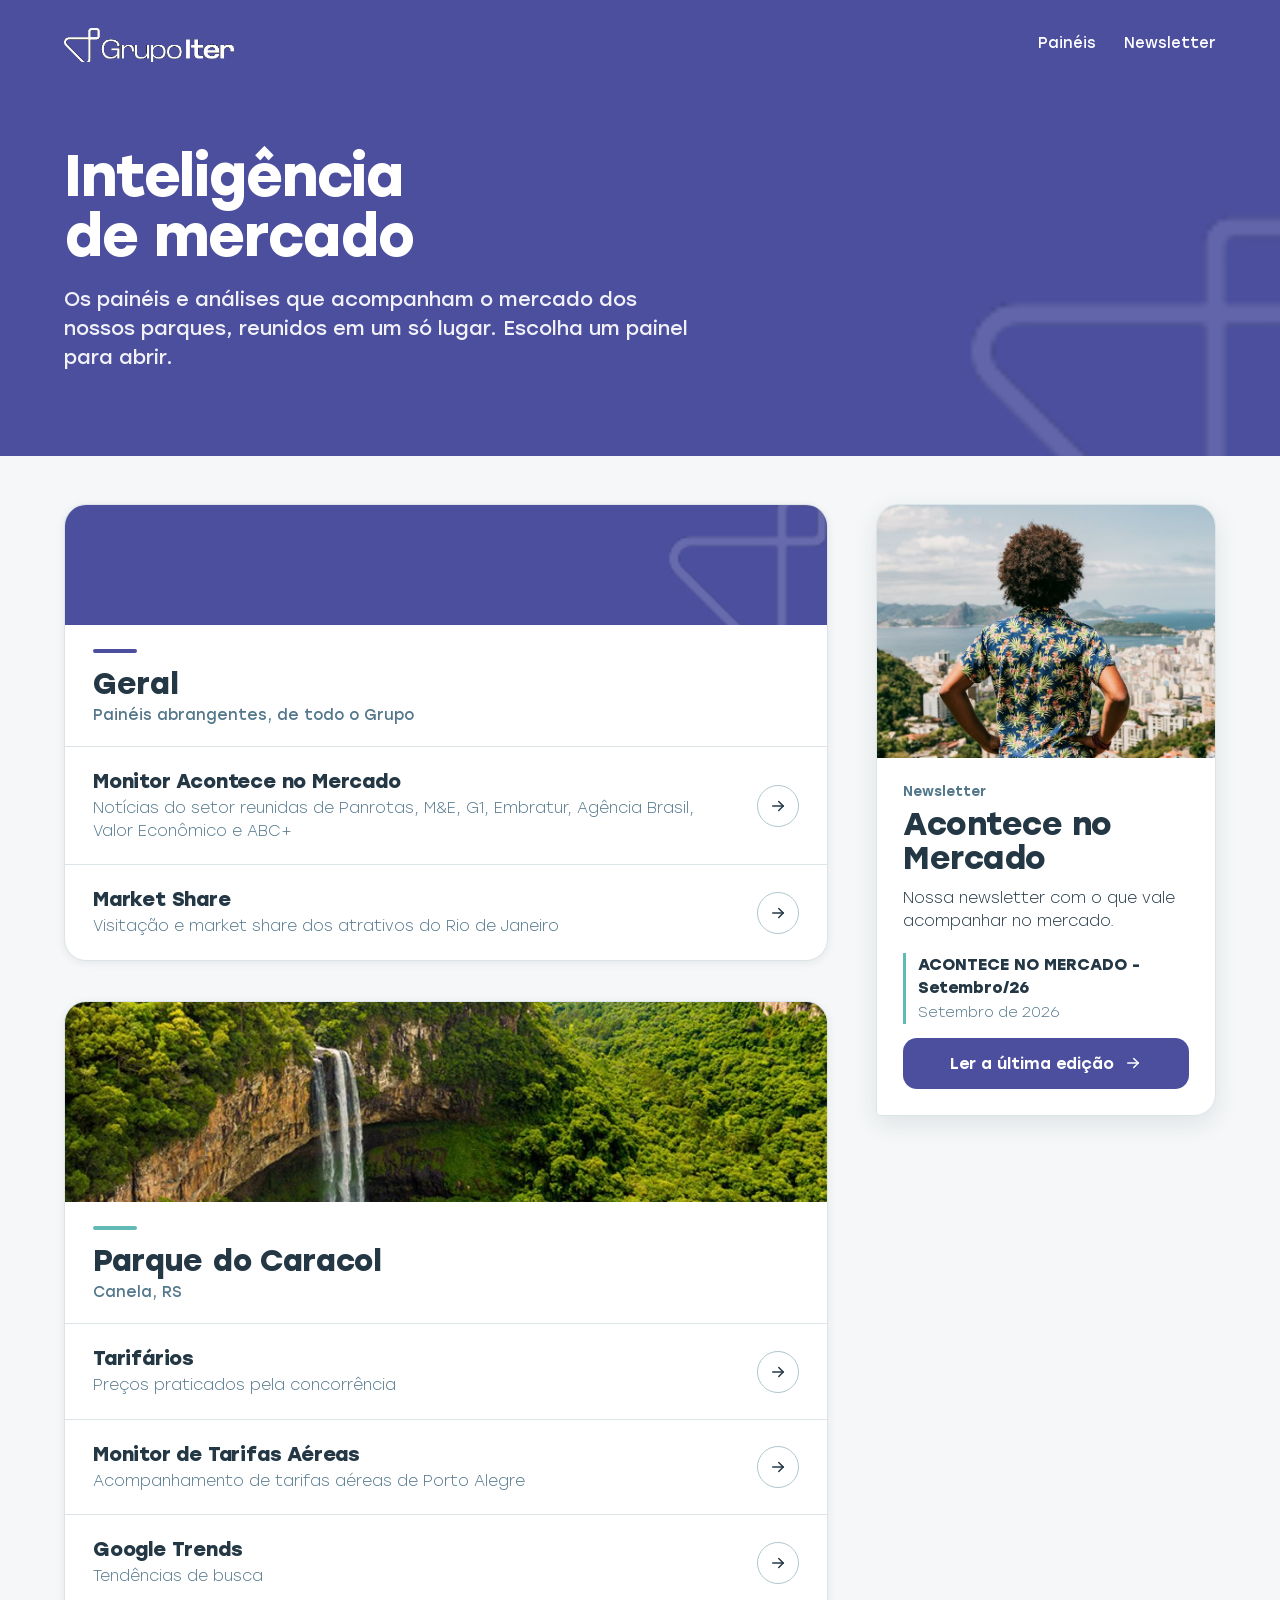
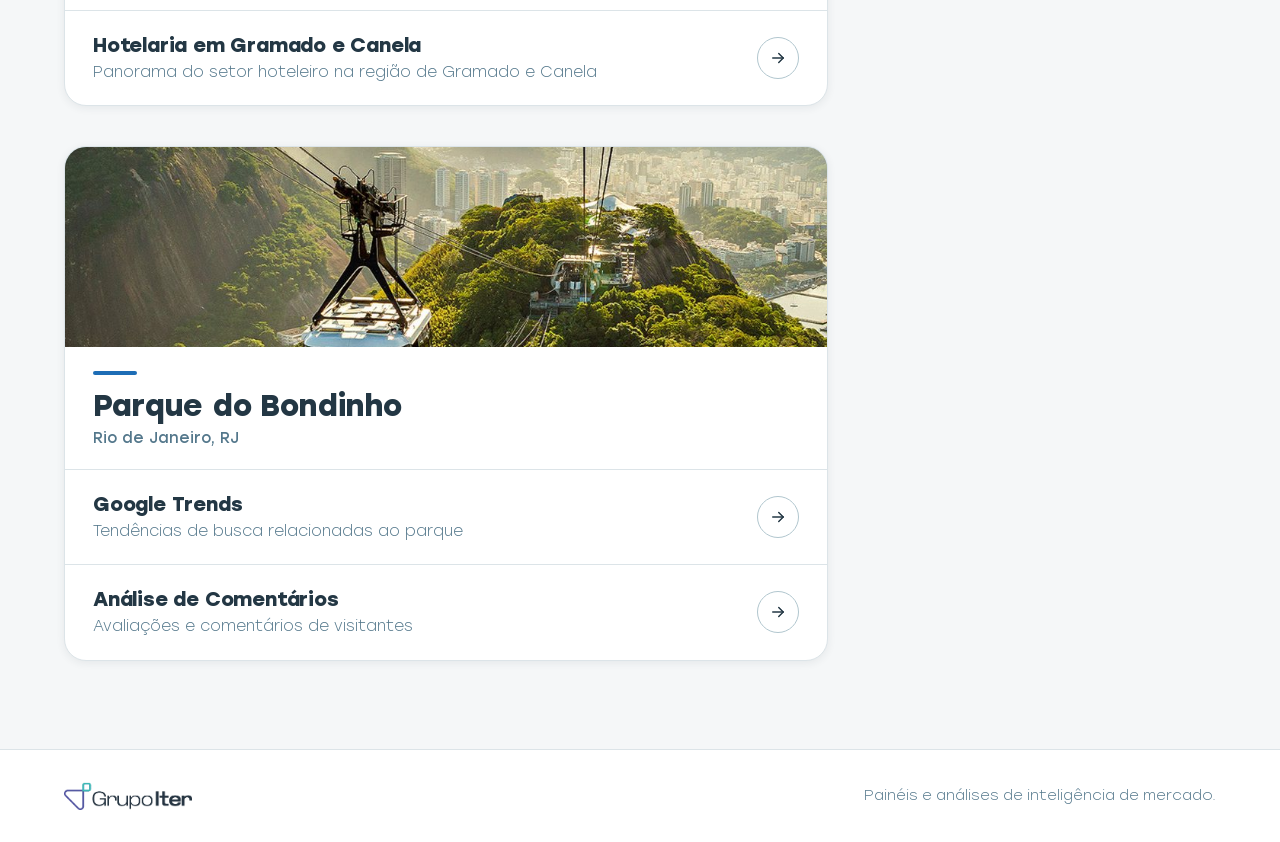
<file: index.html>
<!DOCTYPE html>
<html lang="pt-BR">
<head>
<meta charset="UTF-8">
<meta name="viewport" content="width=device-width, initial-scale=1.0">
<title>Inteligência de mercado | Grupo Iter</title>
<meta name="description" content="Painéis e análises que acompanham o mercado dos parques do Grupo Iter, reunidos em um só lugar.">
<meta name="theme-color" content="#4b4f9e">
<link rel="icon" type="image/png" href="assets/img/favicon.png">
<link rel="preload" href="assets/fonts/Stolzl-Bold.woff2" as="font" type="font/woff2" crossorigin>
<link rel="preload" href="assets/fonts/Stolzl-Light.woff2" as="font" type="font/woff2" crossorigin>
<!-- Para o site não aparecer em buscas do Google, tire os comentários da linha abaixo:
<meta name="robots" content="noindex, nofollow">
-->
<link rel="stylesheet" href="estilo.css">
</head>
<body>

  <header class="topo">
    <img class="topo__apoio" src="assets/img/symbol-white.png" alt="" aria-hidden="true">
    <div class="topo__in">
      <div class="topo__barra">
        <a href="index.html" aria-label="Grupo Iter, página inicial">
          <img class="topo__logo" src="assets/img/logo-grupo-iter-white.png" alt="Grupo Iter">
        </a>
        <nav class="topo__nav" aria-label="Seções da página">
          <a href="#paineis">Painéis</a>
          <a href="#newsletter">Newsletter</a>
        </nav>
      </div>

      <div class="topo__hero">
        <h1>Inteligência de mercado</h1>
        <p class="topo__lede">Os painéis e análises que acompanham o mercado dos nossos parques, reunidos em um só lugar. Escolha um painel para abrir.</p>
      </div>
    </div>
  </header>

  <main class="layout">
    <div class="paineis" id="paineis">
      <h2 class="so-leitor">Painéis por parque</h2>
      <noscript><p>Ative o JavaScript do navegador para ver a lista de painéis.</p></noscript>
    </div>

    <aside class="lateral" id="newsletter" aria-label="Newsletter"></aside>
  </main>

  <footer class="rodape">
    <div class="rodape__in">
      <img src="assets/img/logo-grupo-iter-color.png" alt="Grupo Iter">
      <p id="rodape-texto">Painéis e análises de inteligência de mercado.</p>
    </div>
  </footer>

  <script src="config.js"></script>
  <script src="app.js"></script>
</body>
</html>
</file>
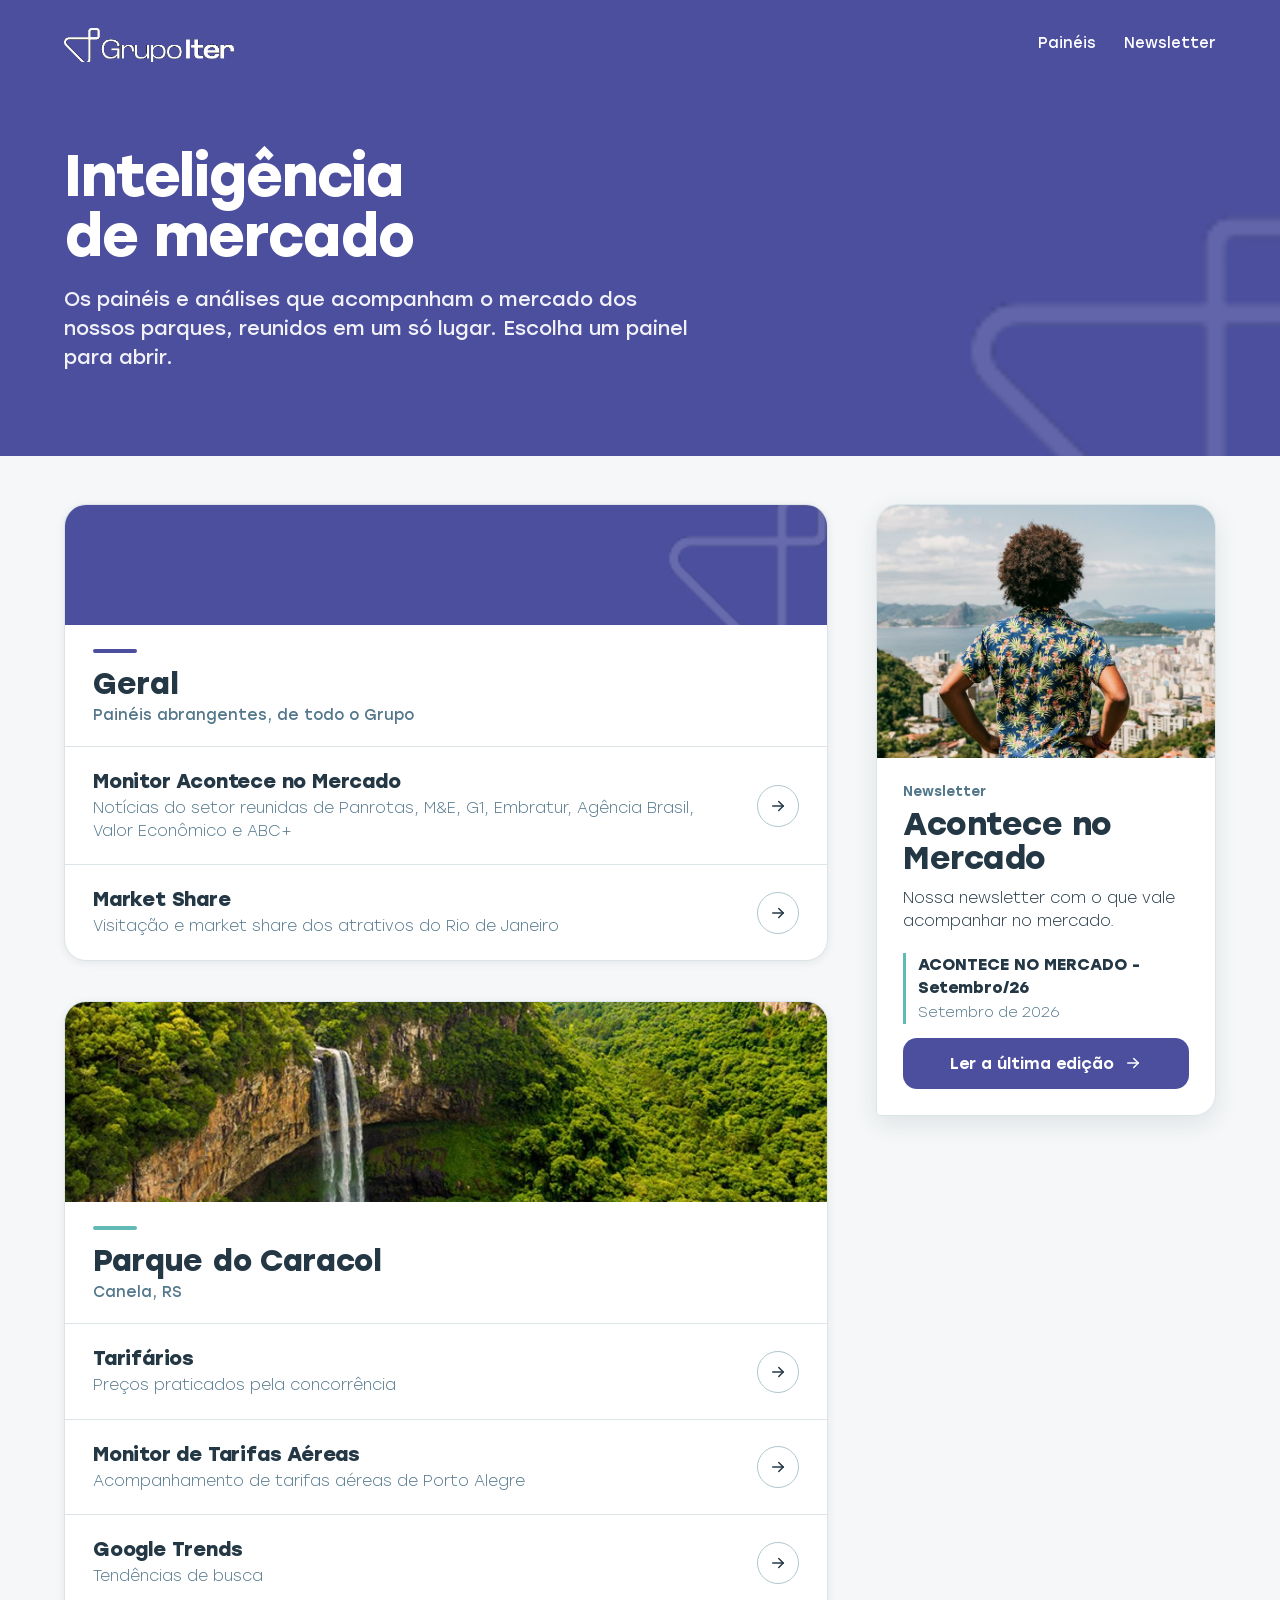
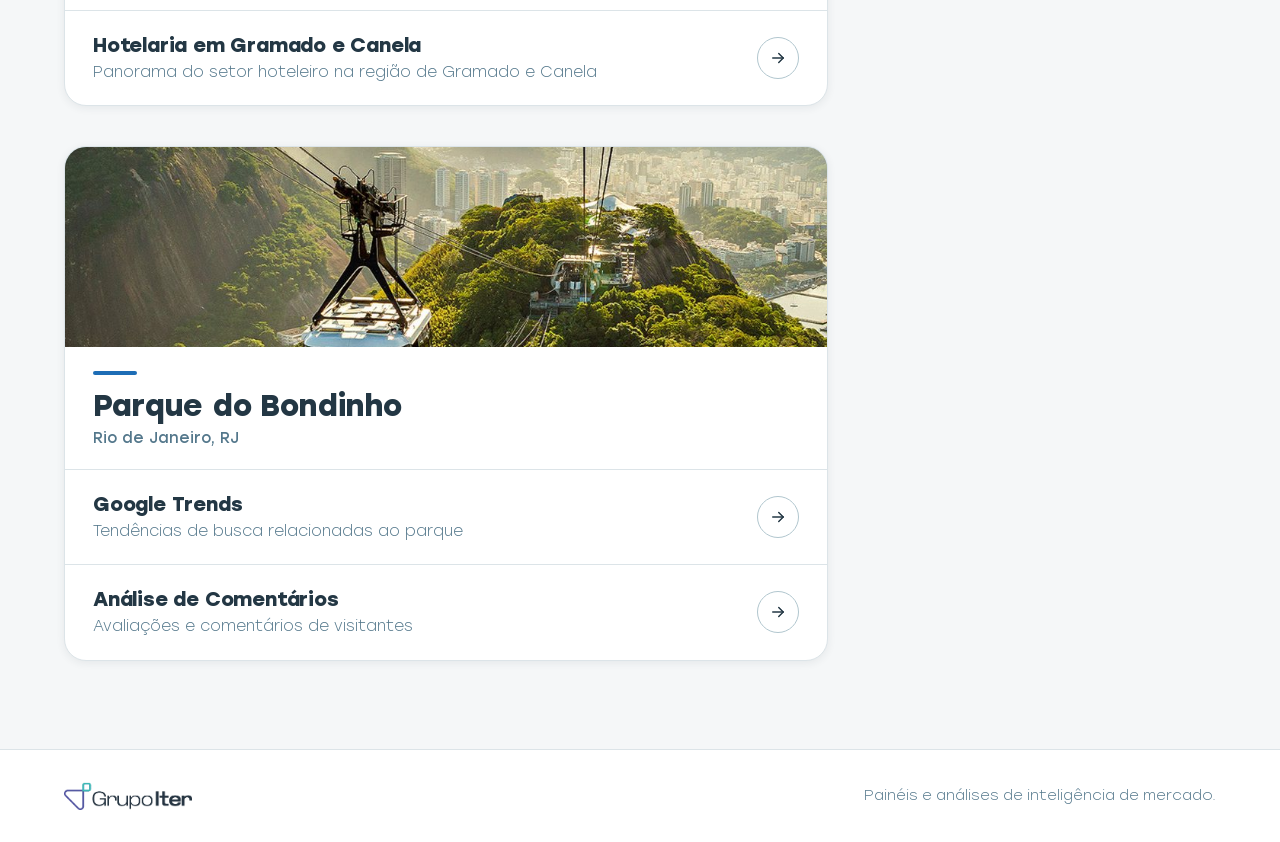
<file: bondinho.html>
<!DOCTYPE html>
<html lang="pt-BR">
<head>
<meta charset="UTF-8">
<meta http-equiv="refresh" content="0; url=index.html#bondinho">
<title>Inteligência de mercado | Grupo Iter</title>
<script>location.replace('index.html#bondinho');</script>
</head>
<body>
<p><a href="index.html#bondinho">Ir para os painéis</a></p>
</body>
</html>
</file>
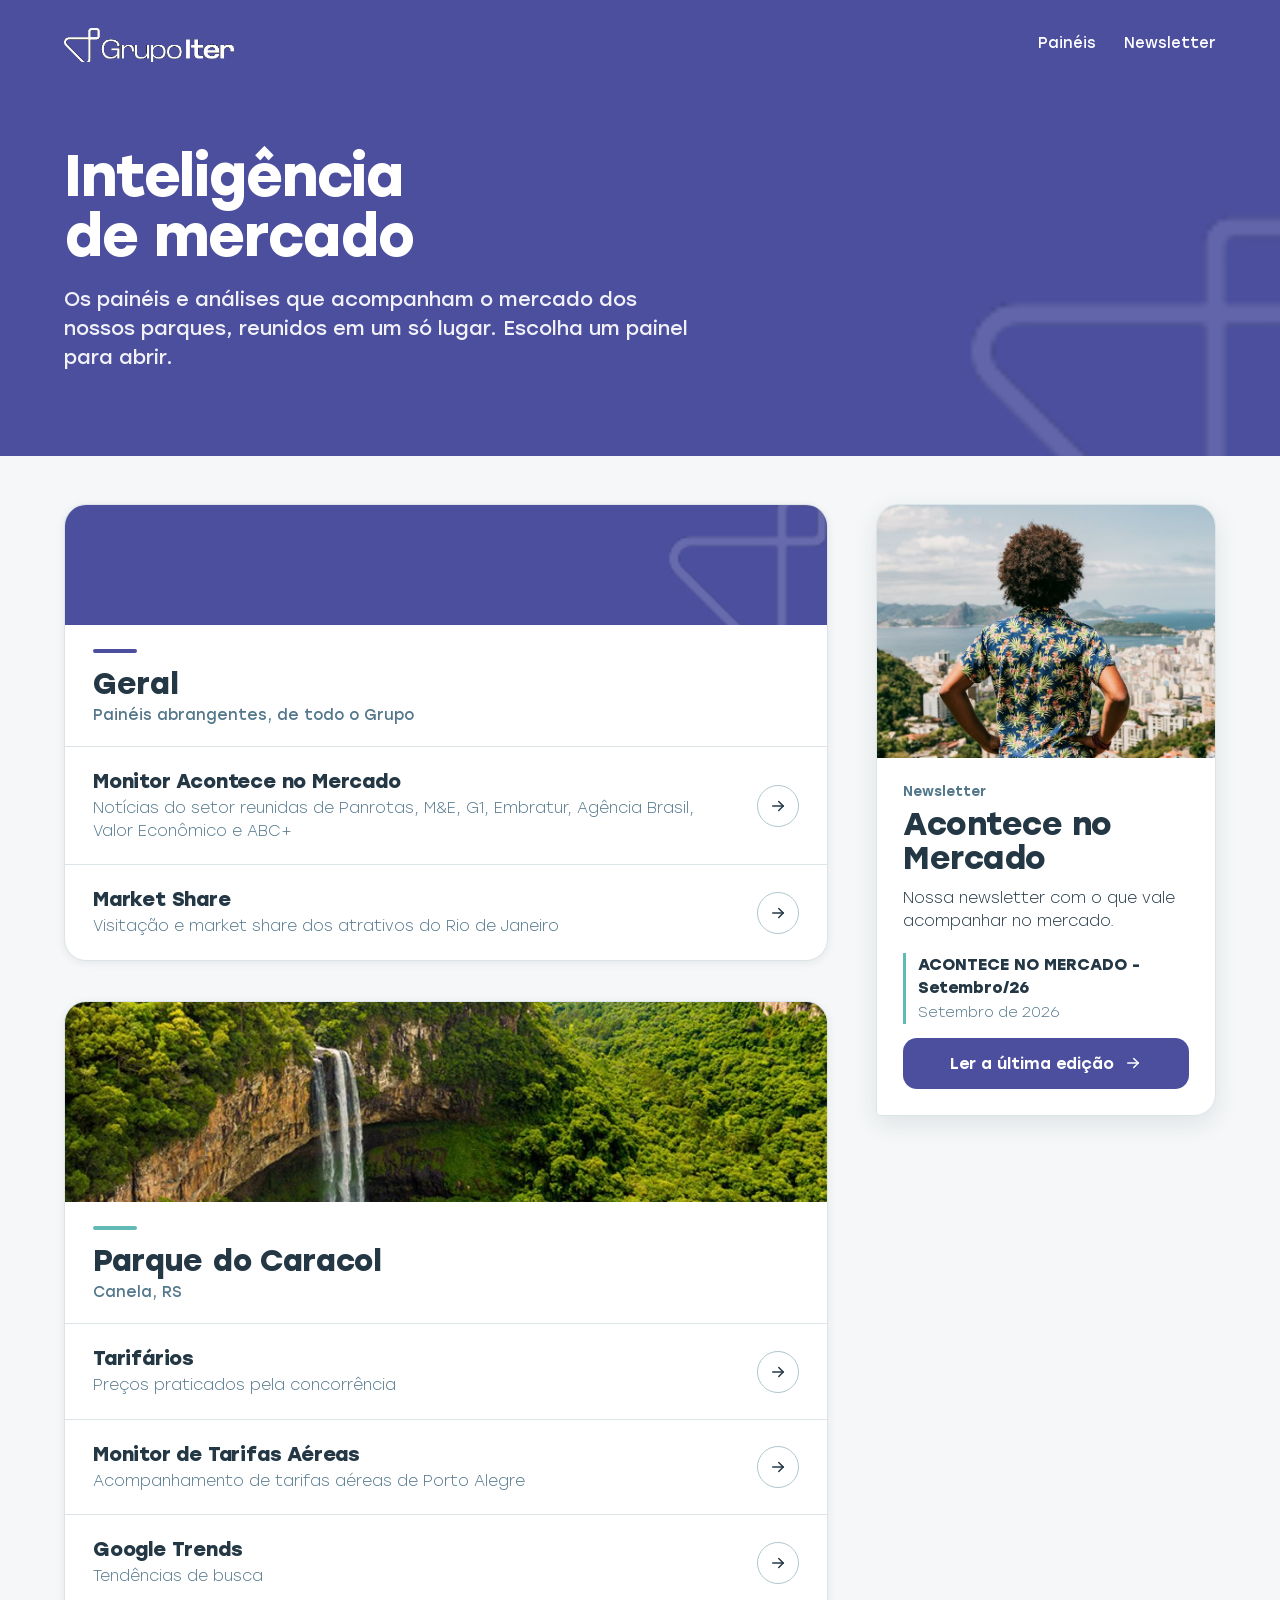
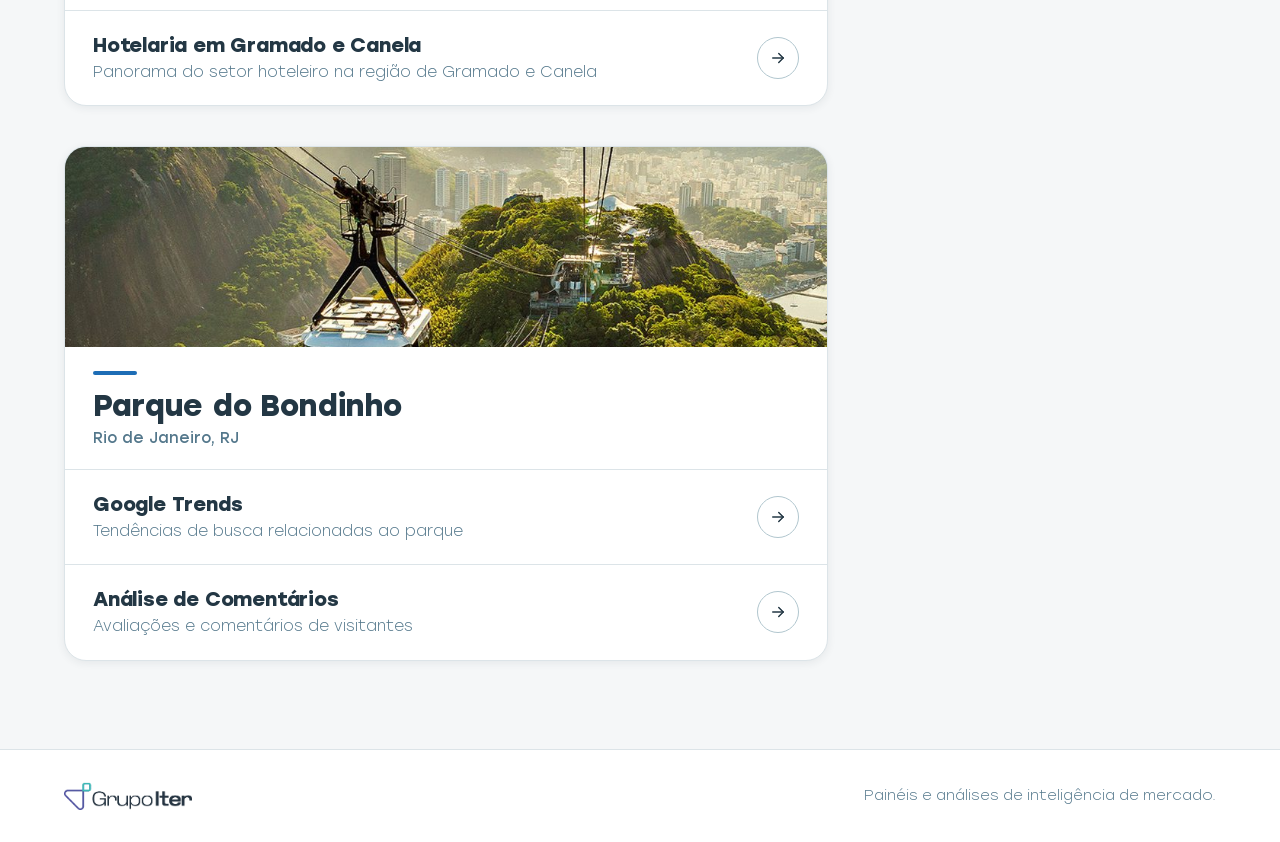
<file: caracol.html>
<!DOCTYPE html>
<html lang="pt-BR">
<head>
<meta charset="UTF-8">
<meta http-equiv="refresh" content="0; url=index.html#caracol">
<title>Inteligência de mercado | Grupo Iter</title>
<script>location.replace('index.html#caracol');</script>
</head>
<body>
<p><a href="index.html#caracol">Ir para os painéis</a></p>
</body>
</html>
</file>
<file: estilo.css>
/* ==========================================================================
   Portal de Inteligência de mercado — Grupo Iter
   Tokens e regras seguem o brandbook (Stolzl, teal/indigo, slate #233744).
   ========================================================================== */

@font-face { font-family: 'Stolzl'; font-weight: 300; font-style: normal; font-display: swap;
  src: url('assets/fonts/Stolzl-Light.woff2') format('woff2'); }
@font-face { font-family: 'Stolzl'; font-weight: 400; font-style: normal; font-display: swap;
  src: url('assets/fonts/Stolzl-Regular.woff2') format('woff2'); }
@font-face { font-family: 'Stolzl'; font-weight: 500; font-style: normal; font-display: swap;
  src: url('assets/fonts/Stolzl-Medium.woff2') format('woff2'); }
@font-face { font-family: 'Stolzl'; font-weight: 700; font-style: normal; font-display: swap;
  src: url('assets/fonts/Stolzl-Bold.woff2') format('woff2'); }

:root {
  --iter-teal: #62bab6;
  --iter-indigo: #4b4f9e;
  --iter-indigo-dark: #3d4187;
  --iter-blue: #1d6db6;
  --iter-pink: #eb4a75;

  --slate-900: #233744;
  --slate-700: #53778b;
  --slate-500: #7693a1;
  --slate-300: #b1c6ce;

  --white: #fff;
  --off-white: #f5f7f8;
  --teal-050: #eaf7f6;
  --indigo-050: #eeeef7;
  --border-subtle: #dce4e8;

  --font-brand: 'Stolzl', system-ui, -apple-system, 'Segoe UI', sans-serif;

  --radius-md: 14px;
  --radius-lg: 22px;
  --radius-flag: 22px 22px 22px 4px;
  --shadow-sm: 0 2px 8px rgba(35, 55, 68, .08);
  --shadow-md: 0 8px 24px rgba(35, 55, 68, .10);

  --ease: cubic-bezier(.22, .61, .36, 1);
  --container: 1200px;
}

*, *::before, *::after { box-sizing: border-box; }

html { scroll-behavior: smooth; scroll-padding-top: 24px; }

body {
  margin: 0;
  font-family: var(--font-brand);
  font-weight: 300;
  font-size: 17px;
  line-height: 1.45;
  color: var(--slate-900);
  background: var(--off-white);
  -webkit-font-smoothing: antialiased;
  text-rendering: optimizeLegibility;
}

h1, h2, h3, p, ul { margin: 0; }
ul { padding: 0; list-style: none; }
a { color: inherit; text-decoration: none; }
img { display: block; max-width: 100%; }

:focus-visible {
  outline: 3px solid var(--iter-blue);
  outline-offset: 3px;
  border-radius: 6px;
}

.so-leitor {
  position: absolute; width: 1px; height: 1px; overflow: hidden;
  clip: rect(0 0 0 0); white-space: nowrap;
}

/* ---------- Topo ---------- */

.topo {
  position: relative;
  overflow: hidden;
  background: var(--iter-indigo);
  color: var(--white);
}

.topo__apoio {
  position: absolute;
  right: -120px;
  bottom: -150px;
  width: 520px;
  height: auto;
  opacity: .13;
  pointer-events: none;
}

.topo__in {
  position: relative;
  max-width: var(--container);
  margin: 0 auto;
  padding: 0 24px;
}

.topo__barra {
  display: flex;
  align-items: center;
  justify-content: space-between;
  gap: 24px;
  padding: 28px 0;
}

.topo__logo { height: 34px; width: auto; }

.topo__nav { display: flex; gap: 28px; font-weight: 400; font-size: 15px; }
.topo__nav a {
  padding: 4px 0;
  border-bottom: 2px solid transparent;
  transition: border-color 140ms var(--ease);
}
.topo__nav a:hover { border-bottom-color: var(--iter-teal); }
.topo .topo__nav a:focus-visible { outline-color: var(--white); }

.topo__hero { padding: 56px 0 84px; max-width: 640px; }

.topo h1 {
  font-weight: 700;
  font-size: clamp(2.4rem, 5.4vw, 3.6rem);
  line-height: 1.05;
  letter-spacing: -.02em;
  color: var(--white);
  text-wrap: balance;
  margin-bottom: 18px;
}

.topo__lede {
  font-weight: 400;
  font-size: clamp(1.05rem, 2vw, 1.25rem);
  line-height: 1.45;
  color: rgba(255, 255, 255, .92);
  max-width: 34em;
  text-wrap: pretty;
}

/* ---------- Layout ---------- */

.layout {
  max-width: var(--container);
  margin: 0 auto;
  padding: 48px 24px 88px;
  display: grid;
  grid-template-columns: minmax(0, 1fr) 340px;
  grid-template-areas: "paineis lateral";
  gap: 48px;
  align-items: start;
}

.paineis  { grid-area: paineis; display: flex; flex-direction: column; gap: 40px; }
.lateral  { grid-area: lateral; position: sticky; top: 24px; }

/* ---------- Parques ---------- */

.parque {
  background: var(--white);
  border: 1px solid var(--border-subtle);
  border-radius: var(--radius-lg);
  box-shadow: var(--shadow-sm);
  overflow: hidden;
}

.parque__capa {
  height: 200px;
  background: var(--slate-300);
}

.parque__capa img {
  width: 100%; height: 100%;
  object-fit: cover;
}

.parque__titulo {
  padding: 24px 28px 20px;
}

.parque__titulo::before {
  content: "";
  display: block;
  width: 44px; height: 4px;
  margin-bottom: 14px;
  border-radius: 2px;
  background: var(--acc, var(--iter-teal));
}

.parque__titulo h2 {
  font-weight: 700;
  font-size: 1.9rem;
  line-height: 1.1;
  letter-spacing: -.01em;
}

.parque__titulo p {
  margin-top: 4px;
  font-weight: 400;
  font-size: .95rem;
  color: var(--slate-700);
}

.parque--teal   { --acc: var(--iter-teal); }
.parque--blue   { --acc: var(--iter-blue); }
.parque--indigo { --acc: var(--iter-indigo); }

/* Capa sem foto (bloco "Geral"): fundo indigo com o símbolo da marca */
.parque__capa--marca {
  position: relative;
  height: 120px;
  overflow: hidden;
  background: var(--iter-indigo);
}
.parque__capa--marca img {
  position: absolute;
  right: -40px;
  top: 50%;
  width: 240px;
  height: auto;
  transform: translateY(-50%);
  object-fit: contain;
  opacity: .16;
}

/* ---------- Painéis (linhas) ---------- */

.painel {
  display: grid;
  grid-template-columns: minmax(0, 1fr) auto;
  align-items: center;
  gap: 20px;
  padding: 22px 28px;
  border-top: 1px solid var(--border-subtle);
  transition: background-color 140ms var(--ease);
}

.painel:hover { background: var(--teal-050); }
.painel:focus-visible { outline-offset: -3px; border-radius: 0; }

.painel__titulo {
  font-weight: 700;
  font-size: 1.25rem;
  line-height: 1.2;
  letter-spacing: -.01em;
}

.painel__desc {
  margin-top: 4px;
  font-size: .97rem;
  color: var(--slate-700);
}

.painel__data {
  margin-top: 6px;
  font-size: .82rem;
  font-weight: 400;
  color: var(--slate-700);
}

.painel__seta {
  display: grid;
  place-items: center;
  width: 42px; height: 42px;
  border: 1px solid var(--slate-300);
  border-radius: 50%;
  color: var(--slate-900);
  transition: background-color 140ms var(--ease), border-color 140ms var(--ease), color 140ms var(--ease);
}

.painel__seta svg { transition: transform 240ms var(--ease); }

.painel:hover .painel__seta {
  background: var(--iter-indigo);
  border-color: var(--iter-indigo);
  color: var(--white);
}
.painel:hover .painel__seta svg { transform: translateX(2px); }

/* Bloco sem painéis ainda */
.painel-vazio {
  padding: 22px 28px;
  border-top: 1px solid var(--border-subtle);
  font-size: .97rem;
  color: var(--slate-700);
}

/* ---------- Newsletter ---------- */

.newsletter {
  background: var(--white);
  border: 1px solid var(--border-subtle);
  border-radius: var(--radius-flag);
  box-shadow: var(--shadow-md);
  overflow: hidden;
}

.newsletter__foto {
  aspect-ratio: 4 / 3;
  background: var(--slate-300);
}
.newsletter__foto img { width: 100%; height: 100%; object-fit: cover; }

.newsletter__corpo { padding: 24px 26px 26px; }

.newsletter__rotulo {
  font-weight: 500;
  font-size: .85rem;
  color: var(--slate-700);
  margin-bottom: 6px;
}

.newsletter h2 {
  font-weight: 700;
  font-size: 2rem;
  line-height: 1.05;
  letter-spacing: -.015em;
  margin-bottom: 12px;
}

.newsletter__texto { font-size: .98rem; color: var(--slate-900); margin-bottom: 20px; }

.newsletter__edicao {
  margin-bottom: 14px;
  padding-left: 12px;
  border-left: 3px solid var(--iter-teal);
}
.newsletter__edicao strong { display: block; font-weight: 700; font-size: 1rem; }
.newsletter__edicao span { font-size: .9rem; color: var(--slate-700); }

.botao {
  display: flex;
  align-items: center;
  justify-content: center;
  gap: 10px;
  width: 100%;
  padding: 14px 20px;
  border-radius: var(--radius-md);
  background: var(--iter-indigo);
  color: var(--white);
  font-family: inherit;
  font-weight: 500;
  font-size: 1rem;
  transition: background-color 140ms var(--ease), transform 140ms var(--ease);
}
.botao:hover { background: var(--iter-indigo-dark); transform: translateY(-1px); }
.botao:active { transform: translateY(0); }

.newsletter__breve {
  padding: 14px 16px;
  border-radius: var(--radius-md);
  background: var(--indigo-050);
  font-size: .95rem;
  color: var(--slate-900);
}

.newsletter__anteriores {
  margin-top: 22px;
  padding-top: 18px;
  border-top: 1px solid var(--border-subtle);
}

.newsletter__anteriores h3 {
  font-weight: 700;
  font-size: .95rem;
  margin-bottom: 8px;
}

.newsletter__anteriores a {
  display: flex;
  flex-wrap: wrap;
  justify-content: space-between;
  align-items: baseline;
  gap: 2px 12px;
  padding: 9px 0;
  font-size: .92rem;
  border-bottom: 1px solid var(--border-subtle);
  transition: color 140ms var(--ease);
}
.newsletter__anteriores li:last-child a { border-bottom: 0; }
.newsletter__anteriores a:hover { color: var(--iter-indigo); }
.newsletter__anteriores a strong { font-weight: 400; }
.newsletter__anteriores a span { color: var(--slate-700); white-space: nowrap; }

/* ---------- Rodapé ---------- */

.rodape {
  border-top: 1px solid var(--border-subtle);
  background: var(--white);
}

.rodape__in {
  max-width: var(--container);
  margin: 0 auto;
  padding: 32px 24px;
  display: flex;
  align-items: center;
  justify-content: space-between;
  gap: 24px;
  flex-wrap: wrap;
}

.rodape img { height: 28px; width: auto; }
.rodape p { font-size: .92rem; color: var(--slate-700); }
.rodape a { color: var(--iter-blue); font-weight: 400; }
.rodape a:hover { color: var(--iter-indigo); text-decoration: underline; }

/* ---------- Responsivo ---------- */

@media (max-width: 960px) {
  .layout {
    grid-template-columns: minmax(0, 1fr);
    grid-template-areas: "lateral" "paineis";
    gap: 32px;
    padding-top: 32px;
  }
  .lateral { position: static; }
  .newsletter__foto { aspect-ratio: 16 / 8; }
  .newsletter__foto img { object-position: center 30%; }
  .topo__hero { padding: 36px 0 64px; }
  .topo__apoio { width: 380px; right: -100px; bottom: -110px; }
}

@media (max-width: 560px) {
  .topo__barra { padding: 20px 0; }
  .topo__logo { height: 28px; }
  .topo__nav { gap: 18px; font-size: 14px; }
  .parque__capa { height: 150px; }
  .parque__capa--marca { height: 96px; }
  .painel-vazio { padding: 18px 20px; }
  .parque__titulo { padding: 20px 20px 16px; }
  .parque__titulo h2 { font-size: 1.6rem; }
  .painel { padding: 18px 20px; gap: 14px; }
  .painel__titulo { font-size: 1.12rem; }
  .painel__seta { width: 38px; height: 38px; }
}

@media (prefers-reduced-motion: reduce) {
  html { scroll-behavior: auto; }
  *, *::before, *::after { transition-duration: 0ms !important; }
}
</file>
